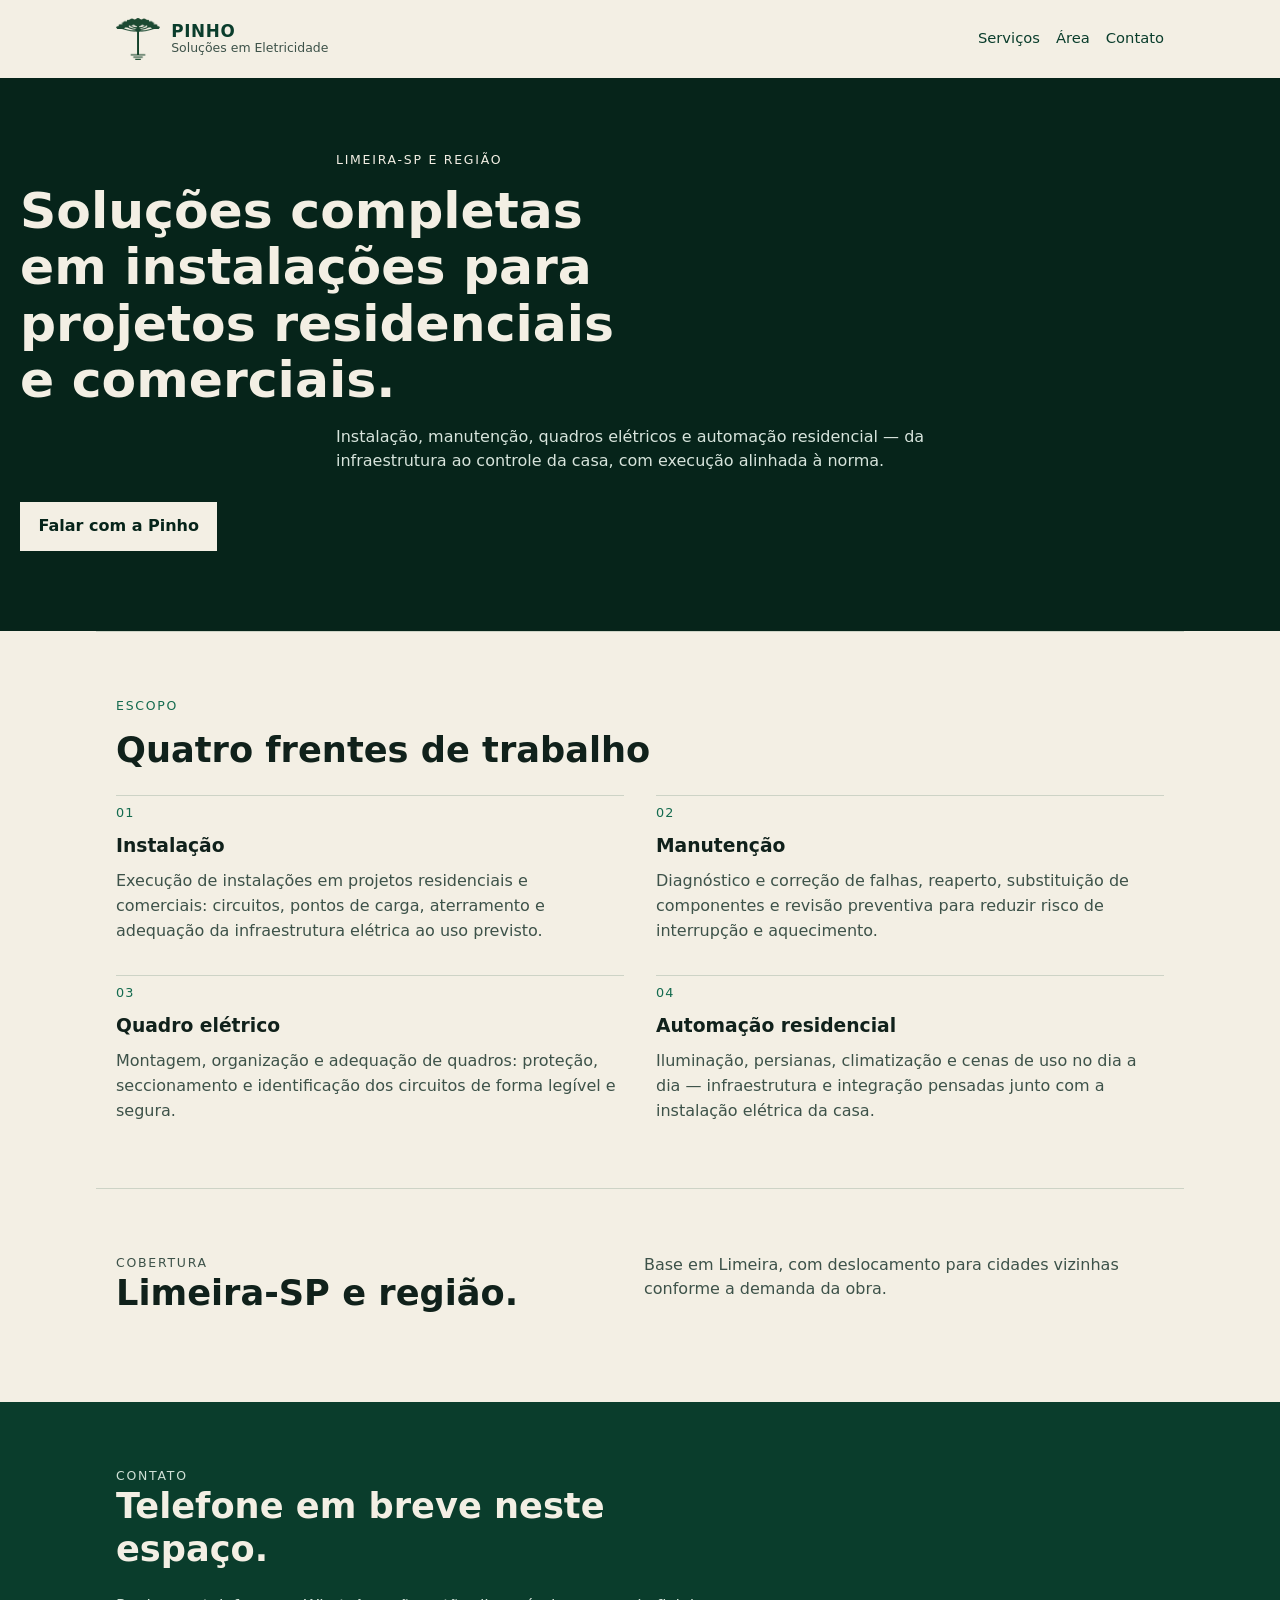
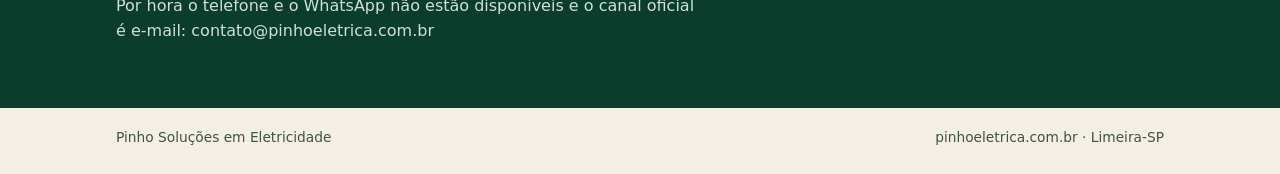
<file: index.html>
<!DOCTYPE html>
<html lang="pt-BR">
  <head>
    <meta charset="utf-8" />
    <meta name="viewport" content="width=device-width, initial-scale=1" />
    <meta
      name="description"
      content="Pinho Soluções em Eletricidade — soluções completas em instalações para projetos residenciais e comerciais, com automação residencial. Limeira-SP e região."
    />
    <link rel="canonical" href="https://pinhoeletrica.com.br/" />
    <meta property="og:type" content="website" />
    <meta property="og:url" content="https://pinhoeletrica.com.br/" />
    <meta property="og:title" content="Pinho Soluções em Eletricidade · Limeira-SP" />
    <meta
      property="og:description"
      content="Soluções completas em instalações para projetos residenciais e comerciais, com automação residencial."
    />
    <title>Pinho Soluções em Eletricidade · Limeira-SP</title>
    <link rel="icon" href="logo.png" type="image/png" />
    <link rel="stylesheet" href="styles.css" />
  </head>
  <body>
    <a class="skip" href="#conteudo">Ir ao conteúdo</a>

    <header class="top">
      <a class="brand" href="#topo" aria-label="Pinho Soluções em Eletricidade">
        <img class="brand-mark" src="logo.png" alt="" width="40" height="39" />
        <span class="brand-text">
          <strong>Pinho</strong>
          <span>Soluções em Eletricidade</span>
        </span>
      </a>
      <nav class="nav" aria-label="Seções">
        <a href="#servicos">Serviços</a>
        <a href="#area">Área</a>
        <a href="#contato">Contato</a>
      </nav>
    </header>

    <main id="conteudo">
      <section class="hero" id="topo">
        <p class="eyebrow">Limeira-SP e região</p>
        <h1>Soluções completas em instalações para projetos residenciais e comerciais.</h1>
        <p class="lead">
          Instalação, manutenção, quadros elétricos e automação residencial — da infraestrutura ao
          controle da casa, com execução alinhada à norma.
        </p>
        <a class="btn" href="#contato">Falar com a Pinho</a>
      </section>

      <section class="block" id="servicos">
        <header class="block-head">
          <p class="kicker">Escopo</p>
          <h2>Quatro frentes de trabalho</h2>
        </header>
        <ol class="services">
          <li>
            <span class="n">01</span>
            <h3>Instalação</h3>
            <p>
              Execução de instalações em projetos residenciais e comerciais: circuitos, pontos de
              carga, aterramento e adequação da infraestrutura elétrica ao uso previsto.
            </p>
          </li>
          <li>
            <span class="n">02</span>
            <h3>Manutenção</h3>
            <p>
              Diagnóstico e correção de falhas, reaperto, substituição de componentes e revisão
              preventiva para reduzir risco de interrupção e aquecimento.
            </p>
          </li>
          <li>
            <span class="n">03</span>
            <h3>Quadro elétrico</h3>
            <p>
              Montagem, organização e adequação de quadros: proteção, seccionamento e identificação
              dos circuitos de forma legível e segura.
            </p>
          </li>
          <li>
            <span class="n">04</span>
            <h3>Automação residencial</h3>
            <p>
              Iluminação, persianas, climatização e cenas de uso no dia a dia — infraestrutura e
              integração pensadas junto com a instalação elétrica da casa.
            </p>
          </li>
        </ol>
      </section>

      <section class="block split" id="area">
        <header class="block-head">
          <p class="kicker">Cobertura</p>
          <h2>Limeira-SP e região.</h2>
        </header>
        <p>
          Base em Limeira, com deslocamento para cidades vizinhas conforme a demanda da obra.
        </p>
      </section>

      <section class="block contact" id="contato">
        <header class="block-head">
          <p class="kicker">Contato</p>
          <h2>Telefone em breve neste espaço.</h2>
        </header>
        <p>
          Por hora o telefone e o WhatsApp não estão disponíveis e o canal oficial é e-mail: contato@pinhoeletrica.com.br
        </p>
      </section>
    </main>

    <footer class="foot">
      <p>Pinho Soluções em Eletricidade</p>
      <p>pinhoeletrica.com.br · Limeira-SP</p>
    </footer>
  </body>
</html>
</file>
<file: styles.css>
:root {
  --phthalo: #0a3d2c;
  --phthalo-deep: #06241a;
  --phthalo-mid: #146b4f;
  --paper: #f3efe4;
  --ink: #10211b;
  --muted: #3d5249;
  --line: rgba(10, 61, 44, 0.16);
  --max: 68rem;
}

*,
*::before,
*::after {
  box-sizing: border-box;
}

html {
  scroll-behavior: smooth;
}

body {
  margin: 0;
  color: var(--ink);
  background: var(--paper);
  font-family: "Segoe UI", system-ui, sans-serif;
  line-height: 1.55;
}

a {
  color: inherit;
}

.skip {
  position: absolute;
  left: 0.75rem;
  top: -3rem;
  padding: 0.4rem 0.7rem;
  background: var(--phthalo);
  color: var(--paper);
}

.skip:focus {
  top: 0.75rem;
}

.top {
  display: flex;
  align-items: center;
  justify-content: space-between;
  gap: 1rem;
  max-width: var(--max);
  margin: 0 auto;
  padding: 1.1rem 1.25rem;
}

.brand {
  display: flex;
  align-items: center;
  gap: 0.7rem;
  text-decoration: none;
  color: var(--phthalo);
}

.brand-mark {
  display: block;
  width: 2.75rem;
  height: auto;
}

.brand-text {
  display: flex;
  flex-direction: column;
  line-height: 1.15;
}

.brand-text strong {
  font-size: 1.05rem;
  letter-spacing: 0.04em;
  text-transform: uppercase;
}

.brand-text span {
  font-size: 0.78rem;
  color: var(--muted);
}

.nav {
  display: flex;
  gap: 1rem;
  font-size: 0.92rem;
}

.nav a {
  text-decoration: none;
  color: var(--phthalo);
  border-bottom: 1px solid transparent;
}

.nav a:hover,
.nav a:focus-visible {
  border-bottom-color: var(--phthalo);
}

.hero {
  background: var(--phthalo-deep);
  color: var(--paper);
  padding: 4.5rem 1.25rem 5rem;
}

.hero h1,
.hero .lead,
.hero .eyebrow,
.hero .btn {
  max-width: 38rem;
  margin-left: auto;
  margin-right: auto;
}

.eyebrow,
.kicker {
  margin: 0 0 0.85rem;
  font-size: 0.78rem;
  letter-spacing: 0.14em;
  text-transform: uppercase;
}

.hero h1 {
  margin: 0 0 1rem;
  font-size: clamp(2rem, 5vw, 3.15rem);
  line-height: 1.12;
  font-weight: 600;
}

.lead {
  margin: 0 0 1.75rem;
  color: #d7e4dc;
}

.btn {
  display: inline-block;
  padding: 0.75rem 1.15rem;
  background: var(--paper);
  color: var(--phthalo-deep);
  text-decoration: none;
  font-weight: 600;
}

.btn:hover,
.btn:focus-visible {
  background: #fff;
}

.block {
  max-width: var(--max);
  margin: 0 auto;
  padding: 4rem 1.25rem;
  border-top: 1px solid var(--line);
}

.block-head {
  margin-bottom: 1.5rem;
}

.kicker {
  color: var(--phthalo-mid);
}

.block h2 {
  margin: 0;
  max-width: 22ch;
  font-size: clamp(1.6rem, 3vw, 2.2rem);
  line-height: 1.2;
}

.services {
  display: grid;
  gap: 1.75rem;
  margin: 0;
  padding: 0;
  list-style: none;
}

.services li {
  padding-top: 0.4rem;
  border-top: 1px solid var(--line);
}

.n {
  display: block;
  margin-bottom: 0.55rem;
  color: var(--phthalo-mid);
  font-size: 0.8rem;
  letter-spacing: 0.08em;
}

.services h3,
.contact h2 {
  margin: 0 0 0.55rem;
}

.services p,
.split p,
.contact p {
  margin: 0;
  color: var(--muted);
  max-width: 58ch;
}

.split {
  display: grid;
  gap: 0.5rem;
}

.contact {
  background: var(--phthalo);
  color: var(--paper);
  max-width: none;
  padding-left: max(1.25rem, calc((100% - var(--max)) / 2 + 1.25rem));
  padding-right: max(1.25rem, calc((100% - var(--max)) / 2 + 1.25rem));
  border-top: 0;
}

.contact .kicker,
.contact p {
  color: #cfe0d6;
}

.contact .note {
  margin-top: 1rem;
  font-size: 0.9rem;
}

.foot {
  display: flex;
  flex-wrap: wrap;
  justify-content: space-between;
  gap: 0.4rem 1.5rem;
  max-width: var(--max);
  margin: 0 auto;
  padding: 1.2rem 1.25rem 1.6rem;
  color: var(--muted);
  font-size: 0.86rem;
}

.foot p {
  margin: 0;
}

@media (min-width: 800px) {
  .services {
    grid-template-columns: repeat(2, 1fr);
    gap: 2rem;
  }

  .split {
    grid-template-columns: 1fr 1fr;
    align-items: start;
  }
}

@media (max-width: 640px) {
  .top {
    flex-direction: column;
    align-items: flex-start;
  }

  .hero {
    padding-top: 3.2rem;
  }
}

@media (prefers-reduced-motion: reduce) {
  html {
    scroll-behavior: auto;
  }
}
</file>
